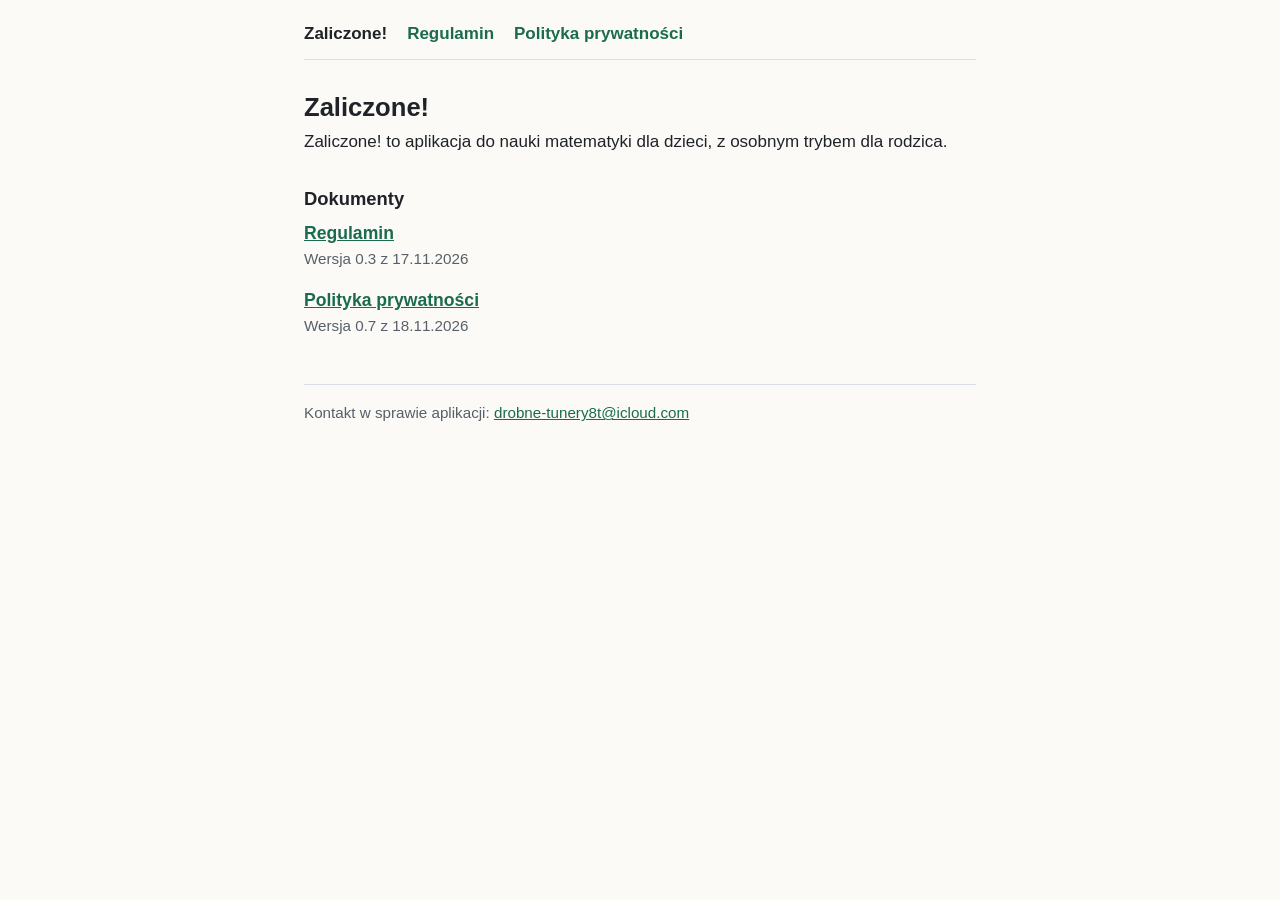
<file: index.html>
<!doctype html>
<html lang="pl">
<head>
<meta charset="utf-8">
<meta name="viewport" content="width=device-width, initial-scale=1">
<meta http-equiv="Content-Security-Policy" content="default-src 'none'; style-src 'self'; img-src 'self' data:; base-uri 'none'; form-action 'none'">
<meta name="referrer" content="no-referrer">
<meta name="description" content="Zaliczone! to aplikacja do nauki matematyki dla dzieci, z osobnym trybem dla rodzica.">
<title>Zaliczone!</title>
<link rel="icon" href="data:,">
<link rel="stylesheet" href="styl.css">
</head>
<body>
<header><nav aria-label="Dokumenty"><a href="index.html" aria-current="page">Zaliczone!</a> <a href="regulamin/index.html">Regulamin</a> <a href="polityka-prywatnosci/index.html">Polityka prywatności</a></nav></header>
<main>
<h1>Zaliczone!</h1>
<p>Zaliczone! to aplikacja do nauki matematyki dla dzieci, z osobnym trybem dla rodzica.</p>
<h2>Dokumenty</h2>
<ul class="dokumenty">
<li><a href="regulamin/index.html">Regulamin</a><span>Wersja 0.3 z 17.11.2026</span></li>
<li><a href="polityka-prywatnosci/index.html">Polityka prywatności</a><span>Wersja 0.7 z 18.11.2026</span></li>
</ul>
</main>
<footer><p>Kontakt w sprawie aplikacji: <a href="mailto:drobne-tunery8t@icloud.com">drobne-tunery8t@icloud.com</a></p></footer>
</body>
</html>
</file>
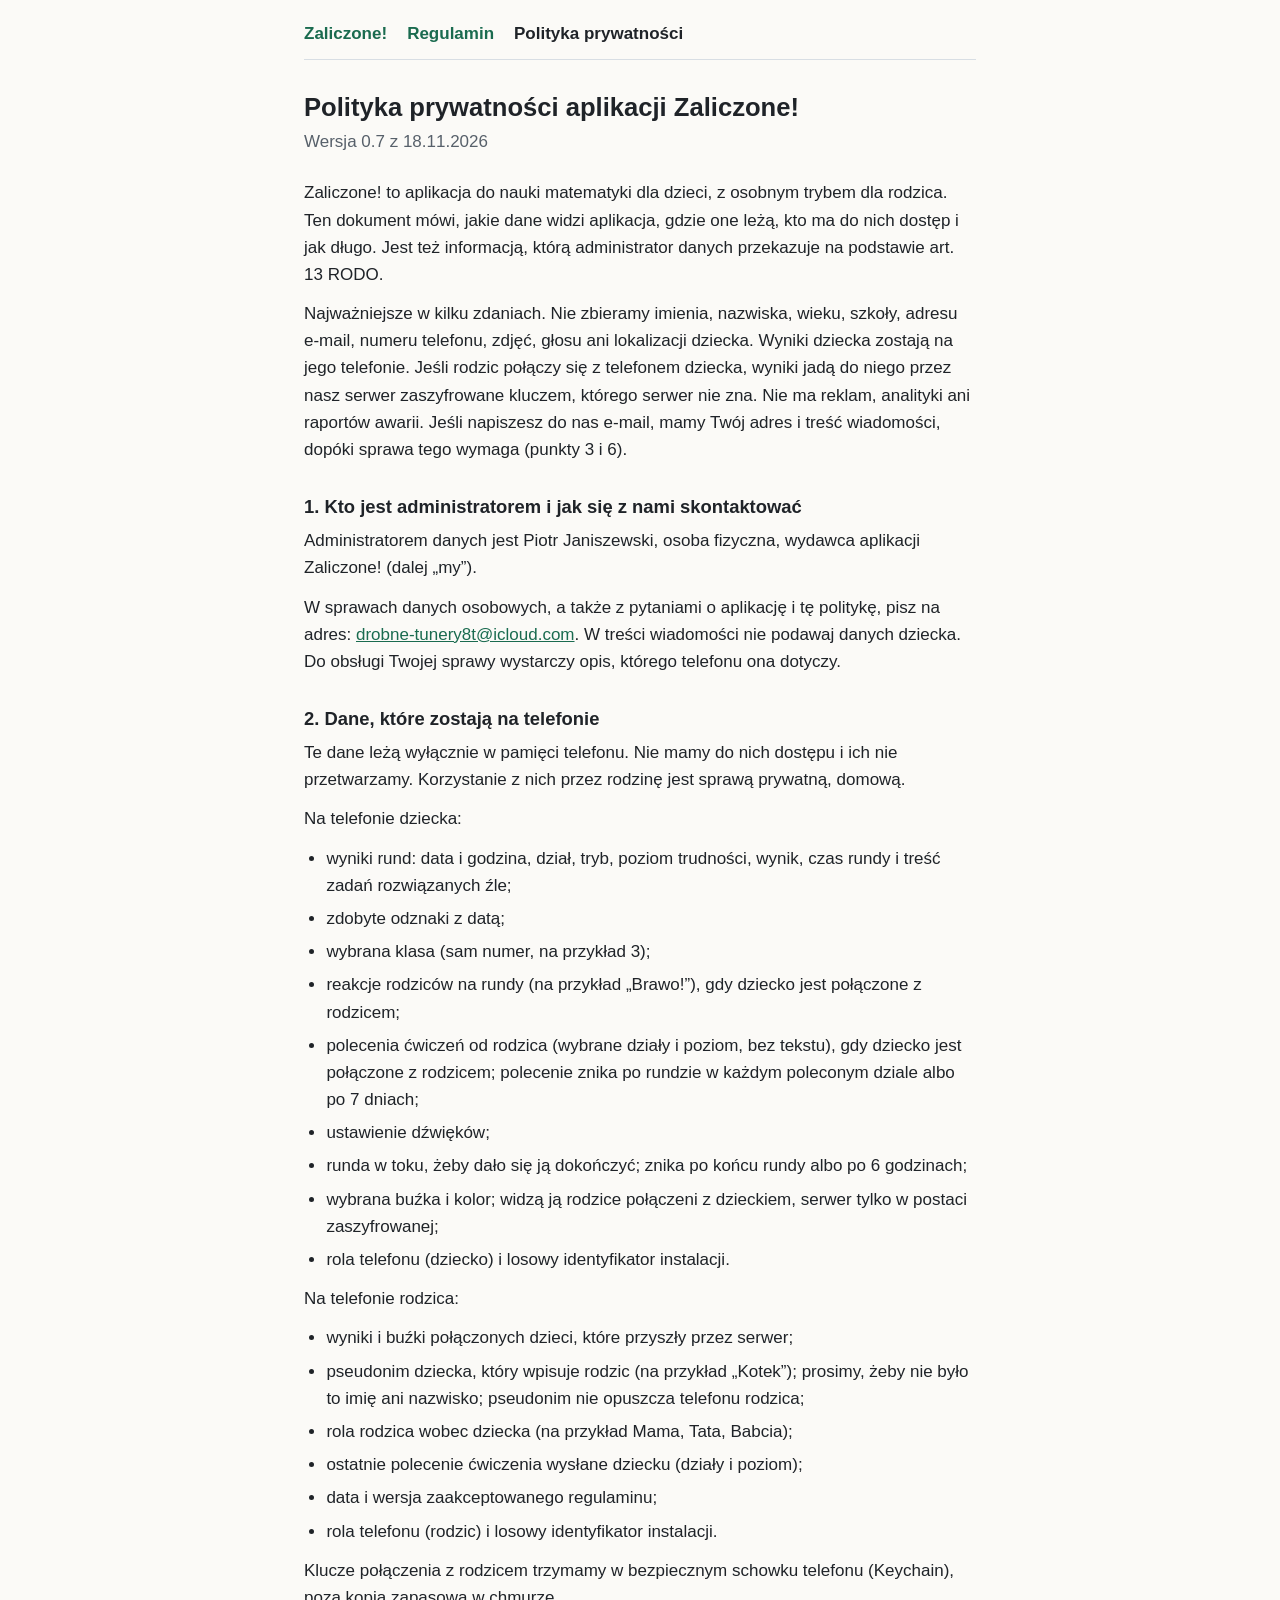
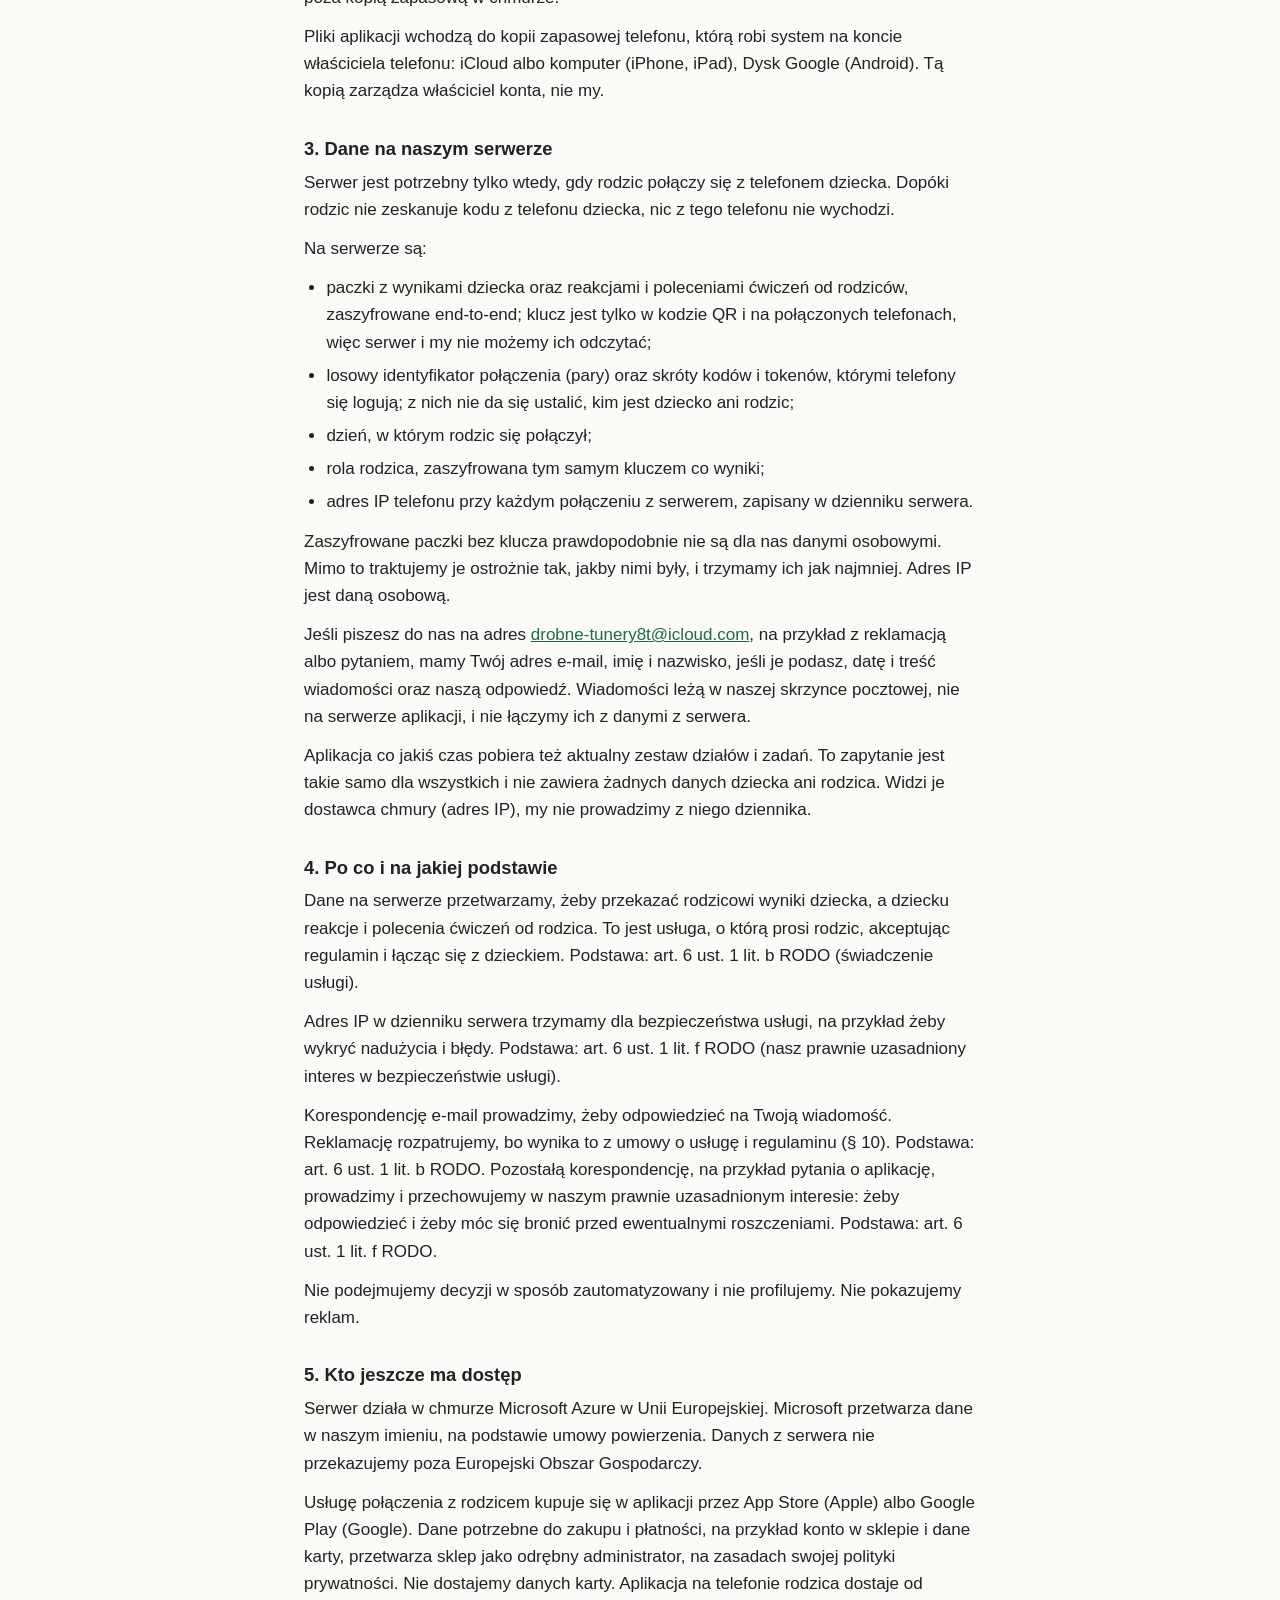
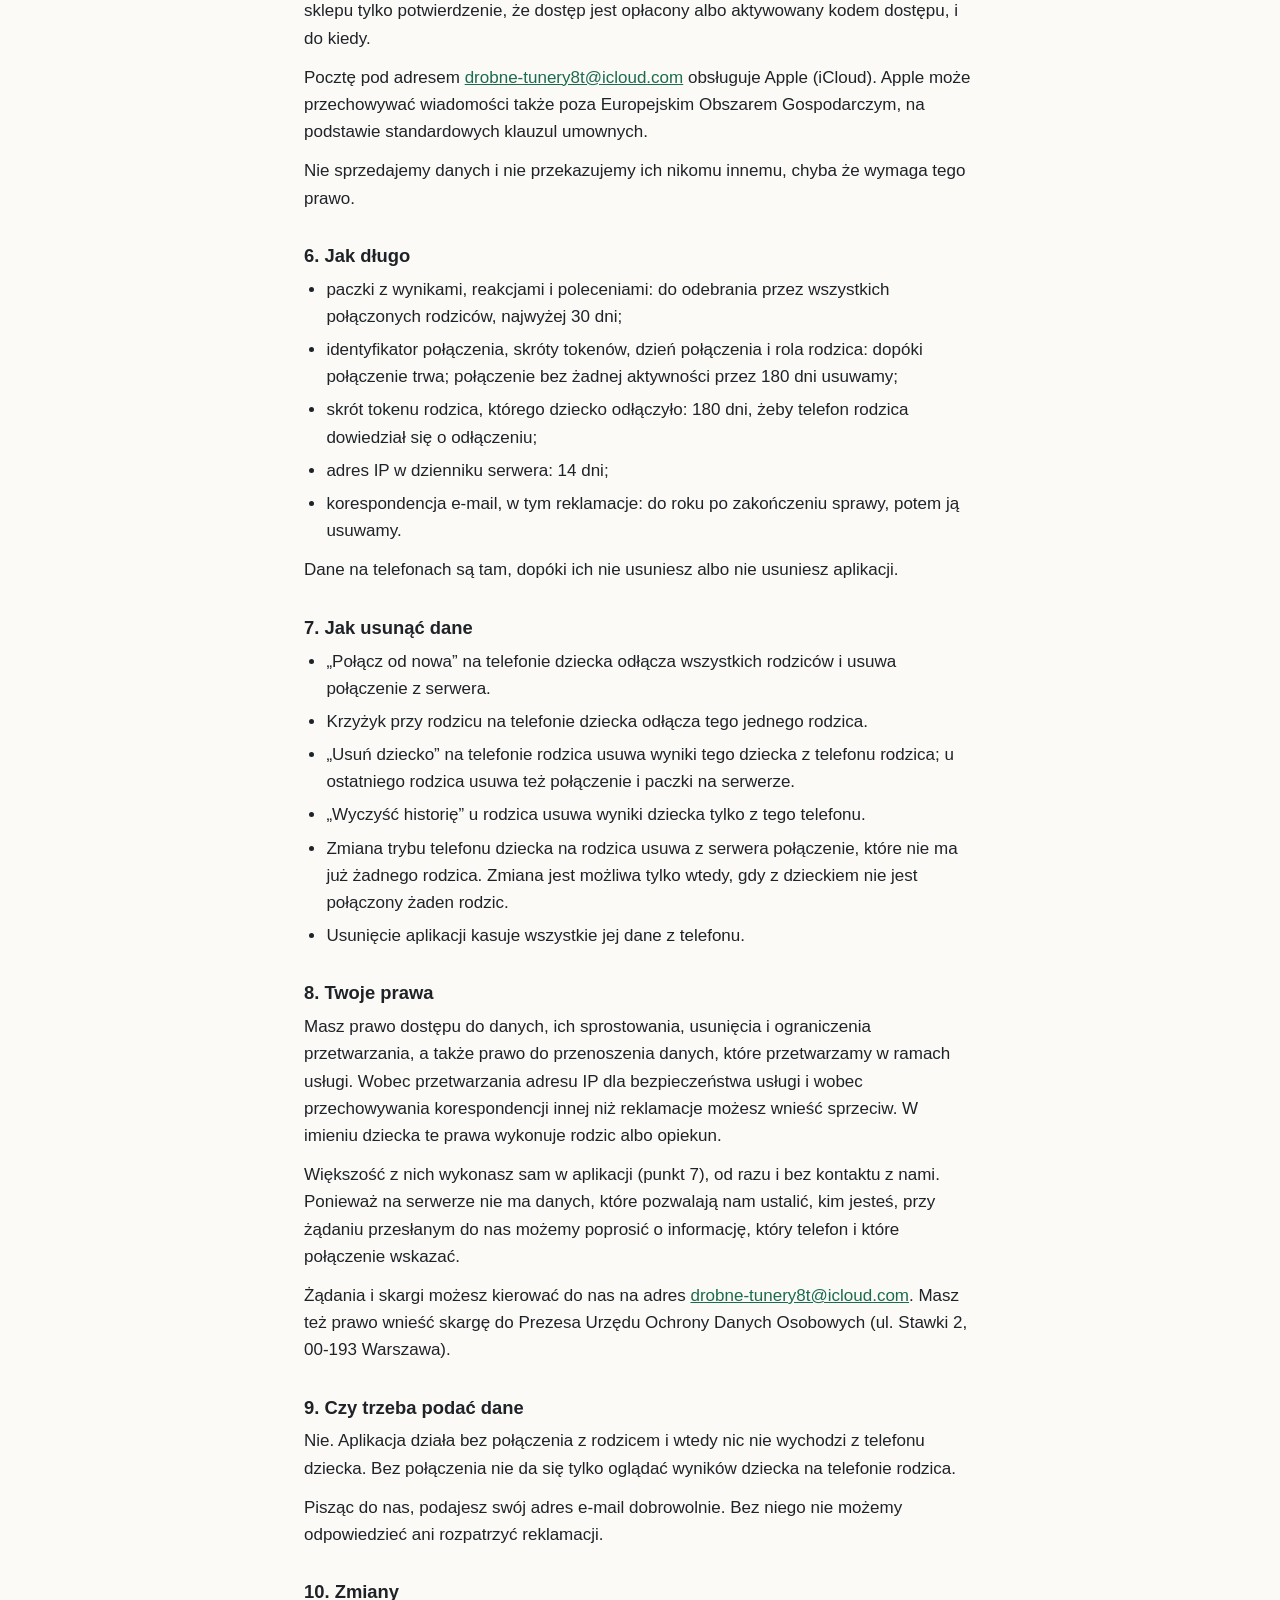
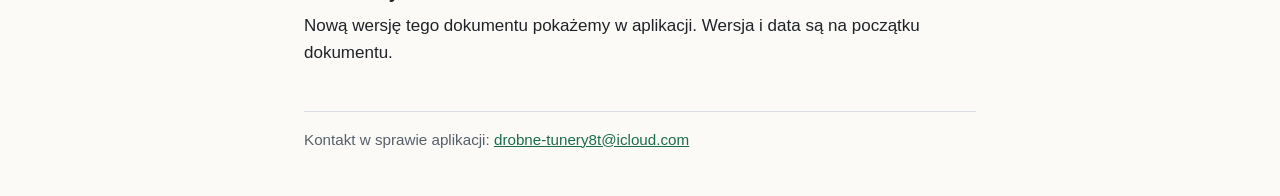
<file: polityka-prywatnosci/index.html>
<!doctype html>
<html lang="pl">
<head>
<meta charset="utf-8">
<meta name="viewport" content="width=device-width, initial-scale=1">
<meta http-equiv="Content-Security-Policy" content="default-src 'none'; style-src 'self'; img-src 'self' data:; base-uri 'none'; form-action 'none'">
<meta name="referrer" content="no-referrer">
<meta name="description" content="Zaliczone! to aplikacja do nauki matematyki dla dzieci, z osobnym trybem dla rodzica.">
<title>Polityka prywatności – Zaliczone!</title>
<link rel="icon" href="data:,">
<link rel="stylesheet" href="../styl.css">
</head>
<body>
<header><nav aria-label="Dokumenty"><a href="../index.html">Zaliczone!</a> <a href="../regulamin/index.html">Regulamin</a> <a href="../polityka-prywatnosci/index.html" aria-current="page">Polityka prywatności</a></nav></header>
<main>
<h1>Polityka prywatności aplikacji Zaliczone!</h1>
<p class="wersja">Wersja 0.7 z 18.11.2026</p>
<p>Zaliczone! to aplikacja do nauki matematyki dla dzieci, z osobnym trybem dla rodzica. Ten dokument mówi, jakie dane widzi aplikacja, gdzie one leżą, kto ma do nich dostęp i jak długo. Jest też informacją, którą administrator danych przekazuje na podstawie art. 13 RODO.</p>
<p>Najważniejsze w kilku zdaniach. Nie zbieramy imienia, nazwiska, wieku, szkoły, adresu e-mail, numeru telefonu, zdjęć, głosu ani lokalizacji dziecka. Wyniki dziecka zostają na jego telefonie. Jeśli rodzic połączy się z telefonem dziecka, wyniki jadą do niego przez nasz serwer zaszyfrowane kluczem, którego serwer nie zna. Nie ma reklam, analityki ani raportów awarii. Jeśli napiszesz do nas e-mail, mamy Twój adres i treść wiadomości, dopóki sprawa tego wymaga (punkty 3 i 6).</p>
<h2>1. Kto jest administratorem i jak się z nami skontaktować</h2>
<p>Administratorem danych jest Piotr Janiszewski, osoba fizyczna, wydawca aplikacji Zaliczone! (dalej „my”).</p>
<p>W sprawach danych osobowych, a także z pytaniami o aplikację i tę politykę, pisz na adres: <a href="mailto:drobne-tunery8t@icloud.com">drobne-tunery8t@icloud.com</a>. W treści wiadomości nie podawaj danych dziecka. Do obsługi Twojej sprawy wystarczy opis, którego telefonu ona dotyczy.</p>
<h2>2. Dane, które zostają na telefonie</h2>
<p>Te dane leżą wyłącznie w pamięci telefonu. Nie mamy do nich dostępu i ich nie przetwarzamy. Korzystanie z nich przez rodzinę jest sprawą prywatną, domową.</p>
<p>Na telefonie dziecka:</p>
<ul>
<li>wyniki rund: data i godzina, dział, tryb, poziom trudności, wynik, czas rundy i treść zadań rozwiązanych źle;</li>
<li>zdobyte odznaki z datą;</li>
<li>wybrana klasa (sam numer, na przykład 3);</li>
<li>reakcje rodziców na rundy (na przykład „Brawo!”), gdy dziecko jest połączone z rodzicem;</li>
<li>polecenia ćwiczeń od rodzica (wybrane działy i poziom, bez tekstu), gdy dziecko jest połączone z rodzicem; polecenie znika po rundzie w każdym poleconym dziale albo po 7 dniach;</li>
<li>ustawienie dźwięków;</li>
<li>runda w toku, żeby dało się ją dokończyć; znika po końcu rundy albo po 6 godzinach;</li>
<li>wybrana buźka i kolor; widzą ją rodzice połączeni z dzieckiem, serwer tylko w postaci zaszyfrowanej;</li>
<li>rola telefonu (dziecko) i losowy identyfikator instalacji.</li>
</ul>
<p>Na telefonie rodzica:</p>
<ul>
<li>wyniki i buźki połączonych dzieci, które przyszły przez serwer;</li>
<li>pseudonim dziecka, który wpisuje rodzic (na przykład „Kotek”); prosimy, żeby nie było to imię ani nazwisko; pseudonim nie opuszcza telefonu rodzica;</li>
<li>rola rodzica wobec dziecka (na przykład Mama, Tata, Babcia);</li>
<li>ostatnie polecenie ćwiczenia wysłane dziecku (działy i poziom);</li>
<li>data i wersja zaakceptowanego regulaminu;</li>
<li>rola telefonu (rodzic) i losowy identyfikator instalacji.</li>
</ul>
<p>Klucze połączenia z rodzicem trzymamy w bezpiecznym schowku telefonu (Keychain), poza kopią zapasową w chmurze.</p>
<p>Pliki aplikacji wchodzą do kopii zapasowej telefonu, którą robi system na koncie właściciela telefonu: iCloud albo komputer (iPhone, iPad), Dysk Google (Android). Tą kopią zarządza właściciel konta, nie my.</p>
<h2>3. Dane na naszym serwerze</h2>
<p>Serwer jest potrzebny tylko wtedy, gdy rodzic połączy się z telefonem dziecka. Dopóki rodzic nie zeskanuje kodu z telefonu dziecka, nic z tego telefonu nie wychodzi.</p>
<p>Na serwerze są:</p>
<ul>
<li>paczki z wynikami dziecka oraz reakcjami i poleceniami ćwiczeń od rodziców, zaszyfrowane end-to-end; klucz jest tylko w kodzie QR i na połączonych telefonach, więc serwer i my nie możemy ich odczytać;</li>
<li>losowy identyfikator połączenia (pary) oraz skróty kodów i tokenów, którymi telefony się logują; z nich nie da się ustalić, kim jest dziecko ani rodzic;</li>
<li>dzień, w którym rodzic się połączył;</li>
<li>rola rodzica, zaszyfrowana tym samym kluczem co wyniki;</li>
<li>adres IP telefonu przy każdym połączeniu z serwerem, zapisany w dzienniku serwera.</li>
</ul>
<p>Zaszyfrowane paczki bez klucza prawdopodobnie nie są dla nas danymi osobowymi. Mimo to traktujemy je ostrożnie tak, jakby nimi były, i trzymamy ich jak najmniej. Adres IP jest daną osobową.</p>
<p>Jeśli piszesz do nas na adres <a href="mailto:drobne-tunery8t@icloud.com">drobne-tunery8t@icloud.com</a>, na przykład z reklamacją albo pytaniem, mamy Twój adres e-mail, imię i nazwisko, jeśli je podasz, datę i treść wiadomości oraz naszą odpowiedź. Wiadomości leżą w naszej skrzynce pocztowej, nie na serwerze aplikacji, i nie łączymy ich z danymi z serwera.</p>
<p>Aplikacja co jakiś czas pobiera też aktualny zestaw działów i zadań. To zapytanie jest takie samo dla wszystkich i nie zawiera żadnych danych dziecka ani rodzica. Widzi je dostawca chmury (adres IP), my nie prowadzimy z niego dziennika.</p>
<h2>4. Po co i na jakiej podstawie</h2>
<p>Dane na serwerze przetwarzamy, żeby przekazać rodzicowi wyniki dziecka, a dziecku reakcje i polecenia ćwiczeń od rodzica. To jest usługa, o którą prosi rodzic, akceptując regulamin i łącząc się z dzieckiem. Podstawa: art. 6 ust. 1 lit. b RODO (świadczenie usługi).</p>
<p>Adres IP w dzienniku serwera trzymamy dla bezpieczeństwa usługi, na przykład żeby wykryć nadużycia i błędy. Podstawa: art. 6 ust. 1 lit. f RODO (nasz prawnie uzasadniony interes w bezpieczeństwie usługi).</p>
<p>Korespondencję e-mail prowadzimy, żeby odpowiedzieć na Twoją wiadomość. Reklamację rozpatrujemy, bo wynika to z umowy o usługę i regulaminu (§ 10). Podstawa: art. 6 ust. 1 lit. b RODO. Pozostałą korespondencję, na przykład pytania o aplikację, prowadzimy i przechowujemy w naszym prawnie uzasadnionym interesie: żeby odpowiedzieć i żeby móc się bronić przed ewentualnymi roszczeniami. Podstawa: art. 6 ust. 1 lit. f RODO.</p>
<p>Nie podejmujemy decyzji w sposób zautomatyzowany i nie profilujemy. Nie pokazujemy reklam.</p>
<h2>5. Kto jeszcze ma dostęp</h2>
<p>Serwer działa w chmurze Microsoft Azure w Unii Europejskiej. Microsoft przetwarza dane w naszym imieniu, na podstawie umowy powierzenia. Danych z serwera nie przekazujemy poza Europejski Obszar Gospodarczy.</p>
<p>Usługę połączenia z rodzicem kupuje się w aplikacji przez App Store (Apple) albo Google Play (Google). Dane potrzebne do zakupu i płatności, na przykład konto w sklepie i dane karty, przetwarza sklep jako odrębny administrator, na zasadach swojej polityki prywatności. Nie dostajemy danych karty. Aplikacja na telefonie rodzica dostaje od sklepu tylko potwierdzenie, że dostęp jest opłacony albo aktywowany kodem dostępu, i do kiedy.</p>
<p>Pocztę pod adresem <a href="mailto:drobne-tunery8t@icloud.com">drobne-tunery8t@icloud.com</a> obsługuje Apple (iCloud). Apple może przechowywać wiadomości także poza Europejskim Obszarem Gospodarczym, na podstawie standardowych klauzul umownych.</p>
<p>Nie sprzedajemy danych i nie przekazujemy ich nikomu innemu, chyba że wymaga tego prawo.</p>
<h2>6. Jak długo</h2>
<ul>
<li>paczki z wynikami, reakcjami i poleceniami: do odebrania przez wszystkich połączonych rodziców, najwyżej 30 dni;</li>
<li>identyfikator połączenia, skróty tokenów, dzień połączenia i rola rodzica: dopóki połączenie trwa; połączenie bez żadnej aktywności przez 180 dni usuwamy;</li>
<li>skrót tokenu rodzica, którego dziecko odłączyło: 180 dni, żeby telefon rodzica dowiedział się o odłączeniu;</li>
<li>adres IP w dzienniku serwera: 14 dni;</li>
<li>korespondencja e-mail, w tym reklamacje: do roku po zakończeniu sprawy, potem ją usuwamy.</li>
</ul>
<p>Dane na telefonach są tam, dopóki ich nie usuniesz albo nie usuniesz aplikacji.</p>
<h2>7. Jak usunąć dane</h2>
<ul>
<li>„Połącz od nowa” na telefonie dziecka odłącza wszystkich rodziców i usuwa połączenie z serwera.</li>
<li>Krzyżyk przy rodzicu na telefonie dziecka odłącza tego jednego rodzica.</li>
<li>„Usuń dziecko” na telefonie rodzica usuwa wyniki tego dziecka z telefonu rodzica; u ostatniego rodzica usuwa też połączenie i paczki na serwerze.</li>
<li>„Wyczyść historię” u rodzica usuwa wyniki dziecka tylko z tego telefonu.</li>
<li>Zmiana trybu telefonu dziecka na rodzica usuwa z serwera połączenie, które nie ma już żadnego rodzica. Zmiana jest możliwa tylko wtedy, gdy z dzieckiem nie jest połączony żaden rodzic.</li>
<li>Usunięcie aplikacji kasuje wszystkie jej dane z telefonu.</li>
</ul>
<h2>8. Twoje prawa</h2>
<p>Masz prawo dostępu do danych, ich sprostowania, usunięcia i ograniczenia przetwarzania, a także prawo do przenoszenia danych, które przetwarzamy w ramach usługi. Wobec przetwarzania adresu IP dla bezpieczeństwa usługi i wobec przechowywania korespondencji innej niż reklamacje możesz wnieść sprzeciw. W imieniu dziecka te prawa wykonuje rodzic albo opiekun.</p>
<p>Większość z nich wykonasz sam w aplikacji (punkt 7), od razu i bez kontaktu z nami. Ponieważ na serwerze nie ma danych, które pozwalają nam ustalić, kim jesteś, przy żądaniu przesłanym do nas możemy poprosić o informację, który telefon i które połączenie wskazać.</p>
<p>Żądania i skargi możesz kierować do nas na adres <a href="mailto:drobne-tunery8t@icloud.com">drobne-tunery8t@icloud.com</a>. Masz też prawo wnieść skargę do Prezesa Urzędu Ochrony Danych Osobowych (ul. Stawki 2, 00-193 Warszawa).</p>
<h2>9. Czy trzeba podać dane</h2>
<p>Nie. Aplikacja działa bez połączenia z rodzicem i wtedy nic nie wychodzi z telefonu dziecka. Bez połączenia nie da się tylko oglądać wyników dziecka na telefonie rodzica.</p>
<p>Pisząc do nas, podajesz swój adres e-mail dobrowolnie. Bez niego nie możemy odpowiedzieć ani rozpatrzyć reklamacji.</p>
<h2>10. Zmiany</h2>
<p>Nową wersję tego dokumentu pokażemy w aplikacji. Wersja i data są na początku dokumentu.</p>
</main>
<footer><p>Kontakt w sprawie aplikacji: <a href="mailto:drobne-tunery8t@icloud.com">drobne-tunery8t@icloud.com</a></p></footer>
</body>
</html>
</file>
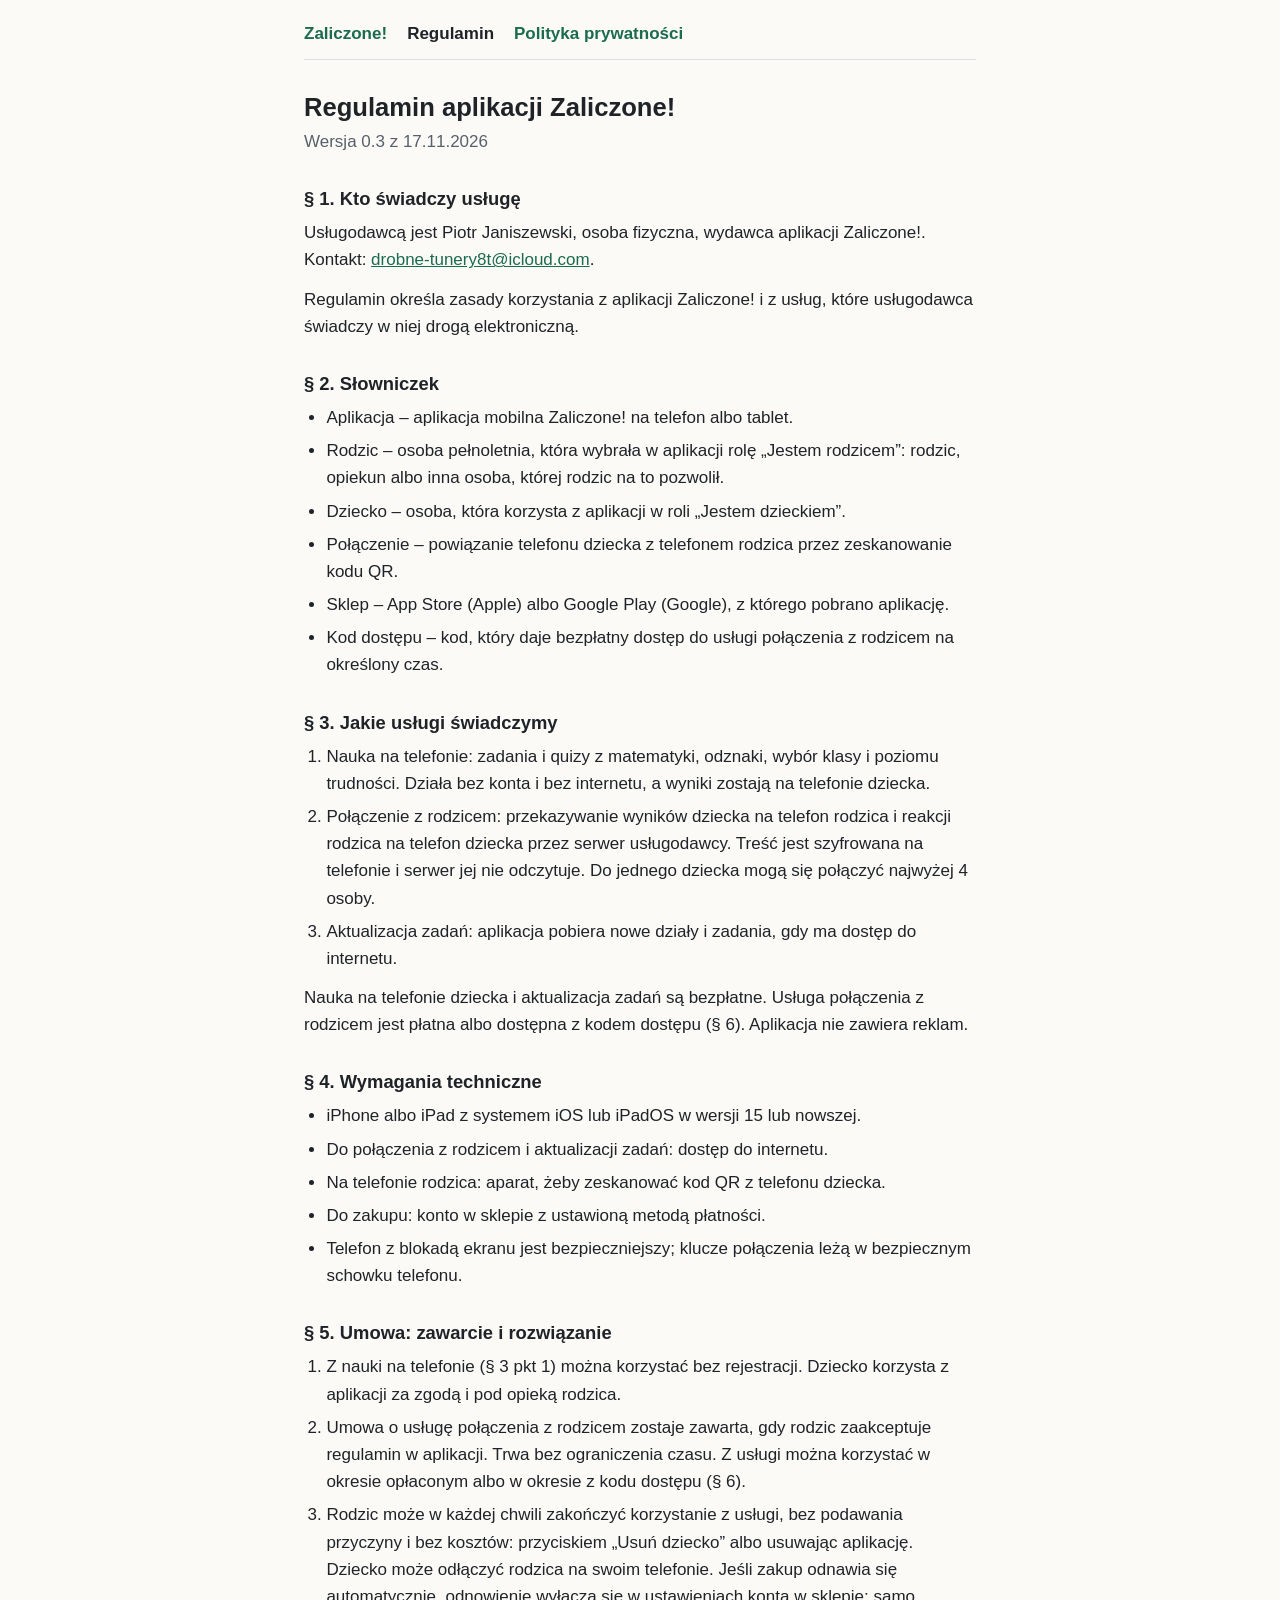
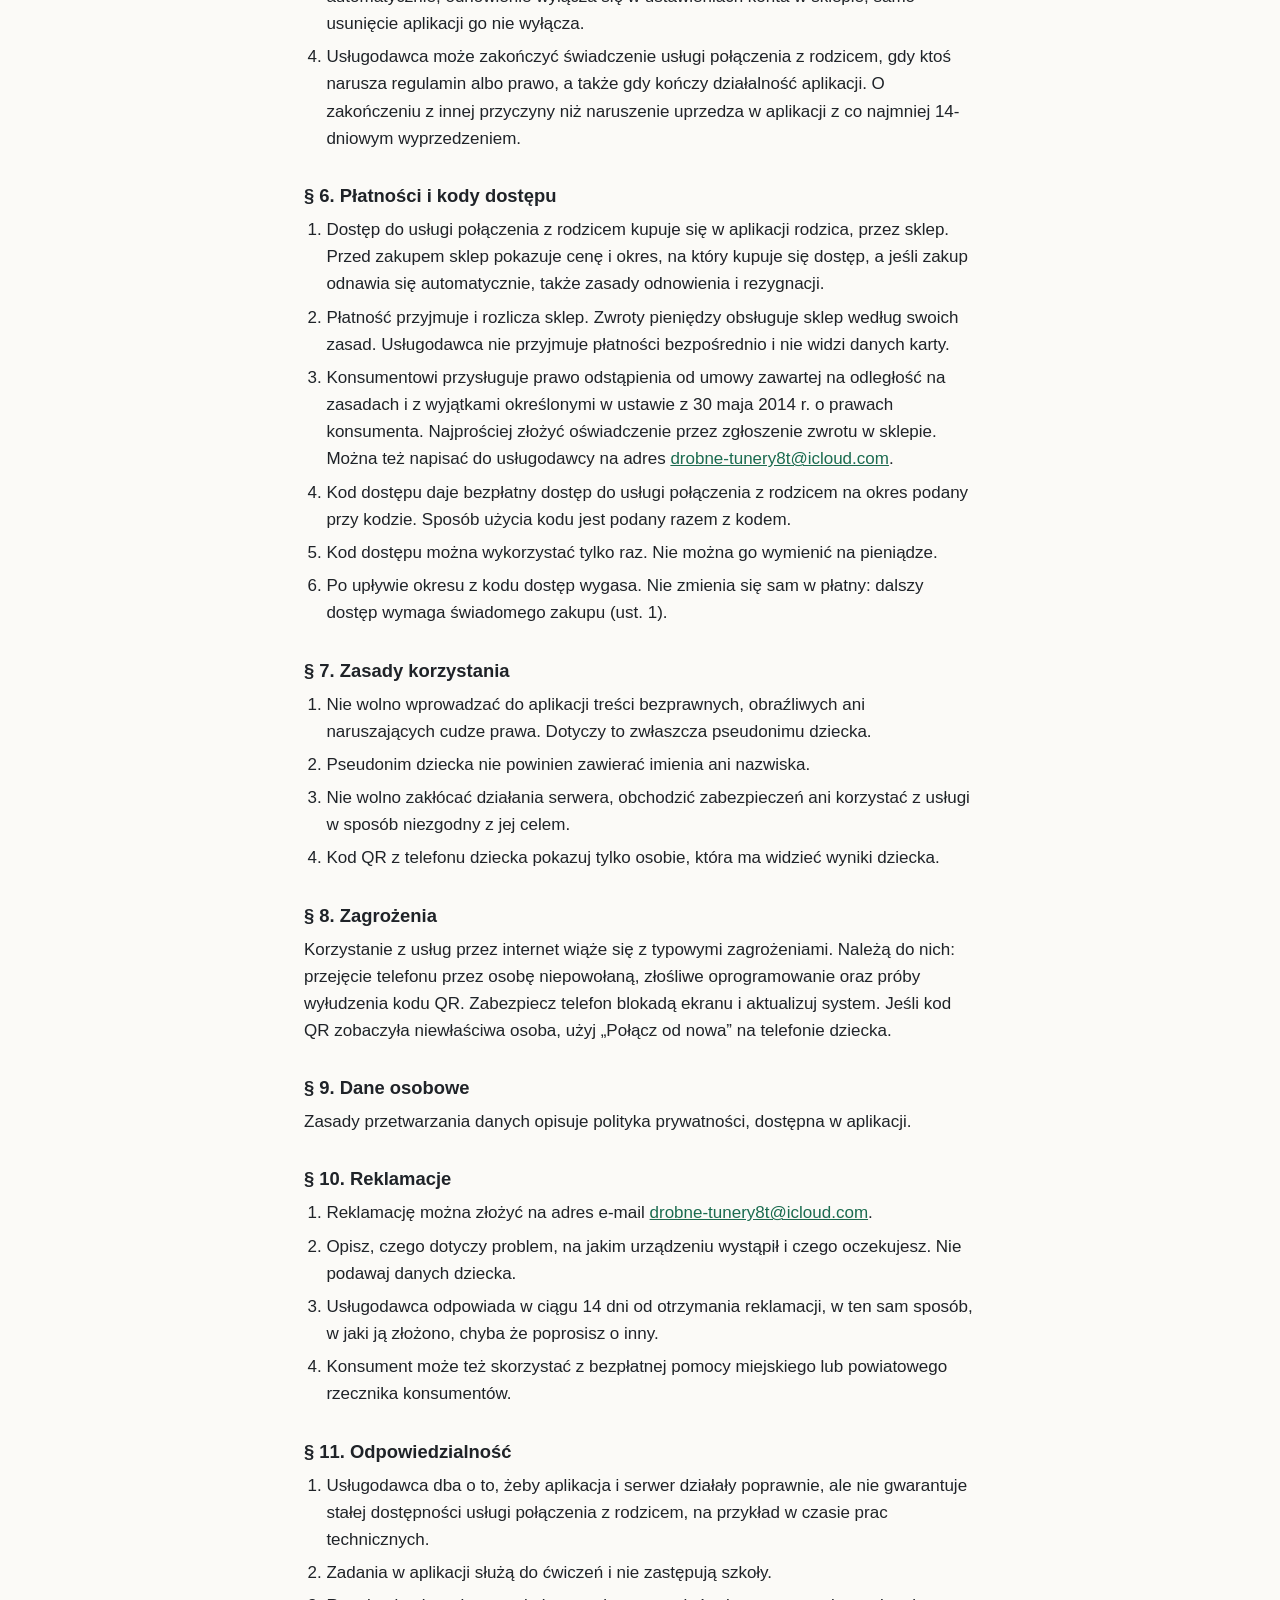
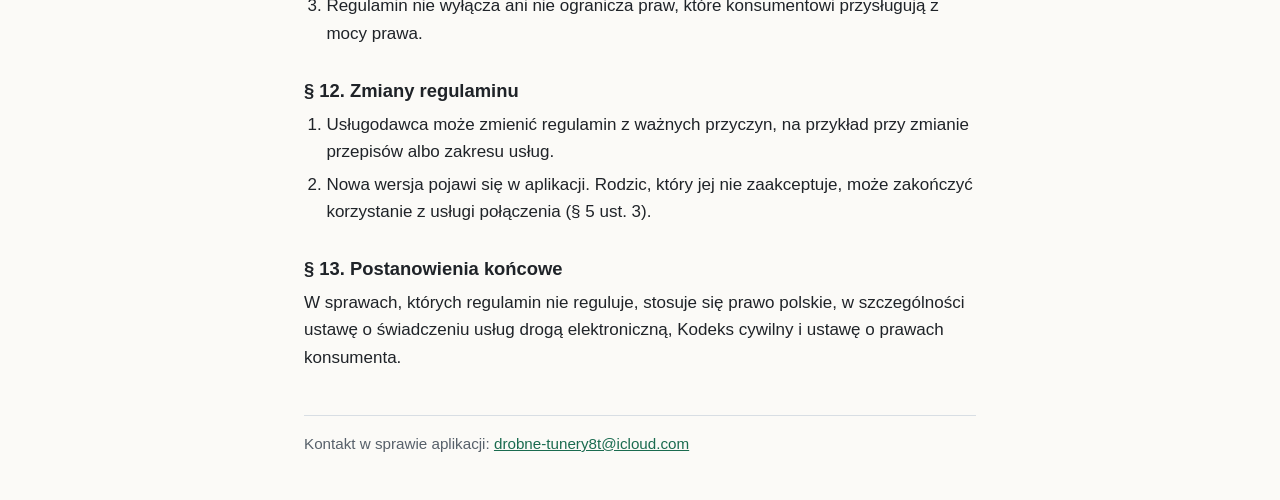
<file: regulamin/index.html>
<!doctype html>
<html lang="pl">
<head>
<meta charset="utf-8">
<meta name="viewport" content="width=device-width, initial-scale=1">
<meta http-equiv="Content-Security-Policy" content="default-src 'none'; style-src 'self'; img-src 'self' data:; base-uri 'none'; form-action 'none'">
<meta name="referrer" content="no-referrer">
<meta name="description" content="Zaliczone! to aplikacja do nauki matematyki dla dzieci, z osobnym trybem dla rodzica.">
<title>Regulamin – Zaliczone!</title>
<link rel="icon" href="data:,">
<link rel="stylesheet" href="../styl.css">
</head>
<body>
<header><nav aria-label="Dokumenty"><a href="../index.html">Zaliczone!</a> <a href="../regulamin/index.html" aria-current="page">Regulamin</a> <a href="../polityka-prywatnosci/index.html">Polityka prywatności</a></nav></header>
<main>
<h1>Regulamin aplikacji Zaliczone!</h1>
<p class="wersja">Wersja 0.3 z 17.11.2026</p>
<h2>§ 1. Kto świadczy usługę</h2>
<p>Usługodawcą jest Piotr Janiszewski, osoba fizyczna, wydawca aplikacji Zaliczone!. Kontakt: <a href="mailto:drobne-tunery8t@icloud.com">drobne-tunery8t@icloud.com</a>.</p>
<p>Regulamin określa zasady korzystania z aplikacji Zaliczone! i z usług, które usługodawca świadczy w niej drogą elektroniczną.</p>
<h2>§ 2. Słowniczek</h2>
<ul>
<li>Aplikacja – aplikacja mobilna Zaliczone! na telefon albo tablet.</li>
<li>Rodzic – osoba pełnoletnia, która wybrała w aplikacji rolę „Jestem rodzicem”: rodzic, opiekun albo inna osoba, której rodzic na to pozwolił.</li>
<li>Dziecko – osoba, która korzysta z aplikacji w roli „Jestem dzieckiem”.</li>
<li>Połączenie – powiązanie telefonu dziecka z telefonem rodzica przez zeskanowanie kodu QR.</li>
<li>Sklep – App Store (Apple) albo Google Play (Google), z którego pobrano aplikację.</li>
<li>Kod dostępu – kod, który daje bezpłatny dostęp do usługi połączenia z rodzicem na określony czas.</li>
</ul>
<h2>§ 3. Jakie usługi świadczymy</h2>
<ol>
<li value="1">Nauka na telefonie: zadania i quizy z matematyki, odznaki, wybór klasy i poziomu trudności. Działa bez konta i bez internetu, a wyniki zostają na telefonie dziecka.</li>
<li value="2">Połączenie z rodzicem: przekazywanie wyników dziecka na telefon rodzica i reakcji rodzica na telefon dziecka przez serwer usługodawcy. Treść jest szyfrowana na telefonie i serwer jej nie odczytuje. Do jednego dziecka mogą się połączyć najwyżej 4 osoby.</li>
<li value="3">Aktualizacja zadań: aplikacja pobiera nowe działy i zadania, gdy ma dostęp do internetu.</li>
</ol>
<p>Nauka na telefonie dziecka i aktualizacja zadań są bezpłatne. Usługa połączenia z rodzicem jest płatna albo dostępna z kodem dostępu (§ 6). Aplikacja nie zawiera reklam.</p>
<h2>§ 4. Wymagania techniczne</h2>
<ul>
<li>iPhone albo iPad z systemem iOS lub iPadOS w wersji 15 lub nowszej.</li>
<li>Do połączenia z rodzicem i aktualizacji zadań: dostęp do internetu.</li>
<li>Na telefonie rodzica: aparat, żeby zeskanować kod QR z telefonu dziecka.</li>
<li>Do zakupu: konto w sklepie z ustawioną metodą płatności.</li>
<li>Telefon z blokadą ekranu jest bezpieczniejszy; klucze połączenia leżą w bezpiecznym schowku telefonu.</li>
</ul>
<h2>§ 5. Umowa: zawarcie i rozwiązanie</h2>
<ol>
<li value="1">Z nauki na telefonie (§ 3 pkt 1) można korzystać bez rejestracji. Dziecko korzysta z aplikacji za zgodą i pod opieką rodzica.</li>
<li value="2">Umowa o usługę połączenia z rodzicem zostaje zawarta, gdy rodzic zaakceptuje regulamin w aplikacji. Trwa bez ograniczenia czasu. Z usługi można korzystać w okresie opłaconym albo w okresie z kodu dostępu (§ 6).</li>
<li value="3">Rodzic może w każdej chwili zakończyć korzystanie z usługi, bez podawania przyczyny i bez kosztów: przyciskiem „Usuń dziecko” albo usuwając aplikację. Dziecko może odłączyć rodzica na swoim telefonie. Jeśli zakup odnawia się automatycznie, odnowienie wyłącza się w ustawieniach konta w sklepie; samo usunięcie aplikacji go nie wyłącza.</li>
<li value="4">Usługodawca może zakończyć świadczenie usługi połączenia z rodzicem, gdy ktoś narusza regulamin albo prawo, a także gdy kończy działalność aplikacji. O zakończeniu z innej przyczyny niż naruszenie uprzedza w aplikacji z co najmniej 14-dniowym wyprzedzeniem.</li>
</ol>
<h2>§ 6. Płatności i kody dostępu</h2>
<ol>
<li value="1">Dostęp do usługi połączenia z rodzicem kupuje się w aplikacji rodzica, przez sklep. Przed zakupem sklep pokazuje cenę i okres, na który kupuje się dostęp, a jeśli zakup odnawia się automatycznie, także zasady odnowienia i rezygnacji.</li>
<li value="2">Płatność przyjmuje i rozlicza sklep. Zwroty pieniędzy obsługuje sklep według swoich zasad. Usługodawca nie przyjmuje płatności bezpośrednio i nie widzi danych karty.</li>
<li value="3">Konsumentowi przysługuje prawo odstąpienia od umowy zawartej na odległość na zasadach i z wyjątkami określonymi w ustawie z 30 maja 2014 r. o prawach konsumenta. Najprościej złożyć oświadczenie przez zgłoszenie zwrotu w sklepie. Można też napisać do usługodawcy na adres <a href="mailto:drobne-tunery8t@icloud.com">drobne-tunery8t@icloud.com</a>.</li>
<li value="4">Kod dostępu daje bezpłatny dostęp do usługi połączenia z rodzicem na okres podany przy kodzie. Sposób użycia kodu jest podany razem z kodem.</li>
<li value="5">Kod dostępu można wykorzystać tylko raz. Nie można go wymienić na pieniądze.</li>
<li value="6">Po upływie okresu z kodu dostęp wygasa. Nie zmienia się sam w płatny: dalszy dostęp wymaga świadomego zakupu (ust. 1).</li>
</ol>
<h2>§ 7. Zasady korzystania</h2>
<ol>
<li value="1">Nie wolno wprowadzać do aplikacji treści bezprawnych, obraźliwych ani naruszających cudze prawa. Dotyczy to zwłaszcza pseudonimu dziecka.</li>
<li value="2">Pseudonim dziecka nie powinien zawierać imienia ani nazwiska.</li>
<li value="3">Nie wolno zakłócać działania serwera, obchodzić zabezpieczeń ani korzystać z usługi w sposób niezgodny z jej celem.</li>
<li value="4">Kod QR z telefonu dziecka pokazuj tylko osobie, która ma widzieć wyniki dziecka.</li>
</ol>
<h2>§ 8. Zagrożenia</h2>
<p>Korzystanie z usług przez internet wiąże się z typowymi zagrożeniami. Należą do nich: przejęcie telefonu przez osobę niepowołaną, złośliwe oprogramowanie oraz próby wyłudzenia kodu QR. Zabezpiecz telefon blokadą ekranu i aktualizuj system. Jeśli kod QR zobaczyła niewłaściwa osoba, użyj „Połącz od nowa” na telefonie dziecka.</p>
<h2>§ 9. Dane osobowe</h2>
<p>Zasady przetwarzania danych opisuje polityka prywatności, dostępna w aplikacji.</p>
<h2>§ 10. Reklamacje</h2>
<ol>
<li value="1">Reklamację można złożyć na adres e-mail <a href="mailto:drobne-tunery8t@icloud.com">drobne-tunery8t@icloud.com</a>.</li>
<li value="2">Opisz, czego dotyczy problem, na jakim urządzeniu wystąpił i czego oczekujesz. Nie podawaj danych dziecka.</li>
<li value="3">Usługodawca odpowiada w ciągu 14 dni od otrzymania reklamacji, w ten sam sposób, w jaki ją złożono, chyba że poprosisz o inny.</li>
<li value="4">Konsument może też skorzystać z bezpłatnej pomocy miejskiego lub powiatowego rzecznika konsumentów.</li>
</ol>
<h2>§ 11. Odpowiedzialność</h2>
<ol>
<li value="1">Usługodawca dba o to, żeby aplikacja i serwer działały poprawnie, ale nie gwarantuje stałej dostępności usługi połączenia z rodzicem, na przykład w czasie prac technicznych.</li>
<li value="2">Zadania w aplikacji służą do ćwiczeń i nie zastępują szkoły.</li>
<li value="3">Regulamin nie wyłącza ani nie ogranicza praw, które konsumentowi przysługują z mocy prawa.</li>
</ol>
<h2>§ 12. Zmiany regulaminu</h2>
<ol>
<li value="1">Usługodawca może zmienić regulamin z ważnych przyczyn, na przykład przy zmianie przepisów albo zakresu usług.</li>
<li value="2">Nowa wersja pojawi się w aplikacji. Rodzic, który jej nie zaakceptuje, może zakończyć korzystanie z usługi połączenia (§ 5 ust. 3).</li>
</ol>
<h2>§ 13. Postanowienia końcowe</h2>
<p>W sprawach, których regulamin nie reguluje, stosuje się prawo polskie, w szczególności ustawę o świadczeniu usług drogą elektroniczną, Kodeks cywilny i ustawę o prawach konsumenta.</p>
</main>
<footer><p>Kontakt w sprawie aplikacji: <a href="mailto:drobne-tunery8t@icloud.com">drobne-tunery8t@icloud.com</a></p></footer>
</body>
</html>
</file>
<file: styl.css>
:root {
  color-scheme: light dark;
  --tlo: #fbfaf7;
  --tekst: #1f2328;
  --slabszy: #57606a;
  --akcent: #1a6b4f;
  --linia: #d8dee4;
  --wyroznienie: #eef6f1;
}
@media (prefers-color-scheme: dark) {
  :root {
    --tlo: #15181c;
    --tekst: #e6e8eb;
    --slabszy: #a4abb3;
    --akcent: #6fd1a6;
    --linia: #30363d;
    --wyroznienie: #1c2a24;
  }
}
* { box-sizing: border-box; }
html { -webkit-text-size-adjust: 100%; text-size-adjust: 100%; }
body {
  margin: 0;
  background: var(--tlo);
  color: var(--tekst);
  font: 17px/1.6 -apple-system, BlinkMacSystemFont, "Segoe UI", Roboto, "Helvetica Neue", Arial, sans-serif;
  overflow-wrap: break-word;
}
header, main, footer { max-width: 44rem; margin: 0 auto; padding: 0 16px; }
header { padding-top: 20px; }
nav { display: flex; flex-wrap: wrap; gap: 6px 20px; padding-bottom: 12px; border-bottom: 1px solid var(--linia); }
nav a { font-weight: 600; text-decoration: none; }
nav a[aria-current="page"] { color: var(--tekst); }
main { padding-top: 8px; padding-bottom: 32px; }
h1 { font-size: 1.6rem; line-height: 1.25; margin: 24px 0 4px; }
h2 { font-size: 1.15rem; line-height: 1.3; margin: 32px 0 8px; }
p, ul, ol { margin: 0 0 12px; }
ul, ol { padding-left: 1.4rem; }
li { margin: 0 0 6px; }
a { color: var(--akcent); }
.wersja { color: var(--slabszy); margin-bottom: 24px; }
.wyroznienie { background: var(--wyroznienie); border-left: 4px solid var(--akcent); padding: 10px 14px; }
.dokumenty { list-style: none; padding: 0; }
.dokumenty li { margin: 0 0 14px; }
.dokumenty a { font-size: 1.1rem; font-weight: 600; }
.dokumenty span { display: block; color: var(--slabszy); font-size: .95rem; }
footer { padding-bottom: 32px; color: var(--slabszy); font-size: .95rem; }
footer p { padding-top: 16px; border-top: 1px solid var(--linia); }
</file>
